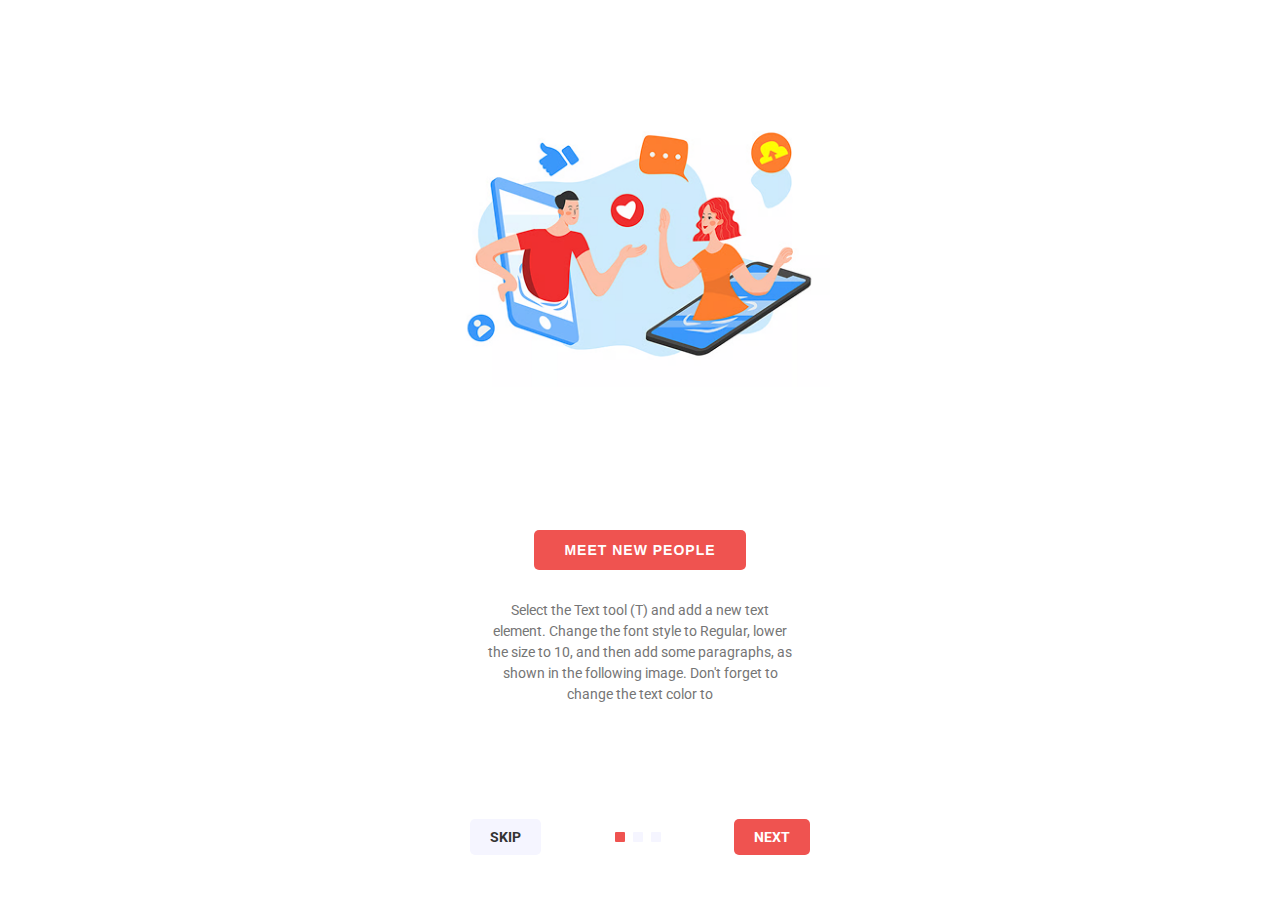
<file: kotyk faded !!!!/index.html>
<!DOCTYPE html>
<html lang="uk">

<head>
    <meta charset="UTF-8">
    <meta name="viewport" content="width=device-width, initial-scale=1.0">
    <title>Онбординг - Знайомства (1/3)</title>
    <link rel="stylesheet" href="style.css">
    <link href="https://fonts.googleapis.com/css2?family=Roboto:wght@400;700&display=swap" rel="stylesheet">
</head>

<body>
    <div class="onboarding-container">

        <div class="illustration-section">
            <img src="onboarding-illustration.png" alt="Ілюстрація: Зустрічайте нових людей онлайн"
                class="onboarding-image">
        </div>

        <div class="content-section">

            <div class="headline-container">
                <button class="headline-button">
                    МЕЕТ NEW PEOPLE
                </button>
            </div>

            <div class="description-text">
                <p>
                    Select the Text tool (T) and add a new text element. Change the font style to Regular, lower the
                    size to 10, and then add some paragraphs, as shown in the following image. Don't forget to change
                    the text color to
                </p>
            </div>

            <div class="navigation-footer">
                <a href="register.html" class="nav-button skip-button">SKIP</a>

                <div class="pagination-dots">
                    <span class="dot active"></span>
                    <span class="dot"></span>
                    <span class="dot"></span>
                </div>

                <a href="index2.html" class="nav-button next-button">NEXT</a>
            </div>

        </div>
    </div>
</body>

</html>
</file>
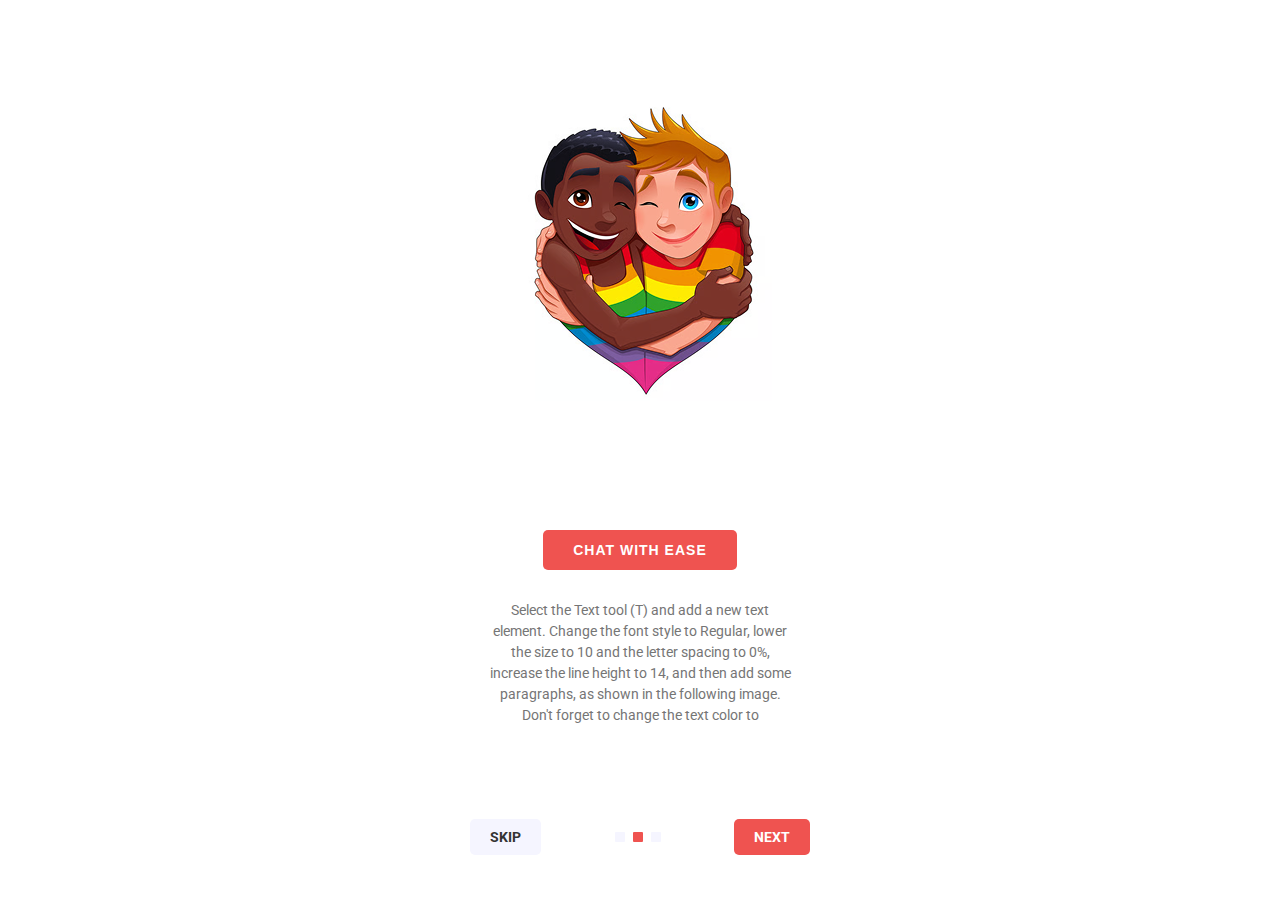
<file: kotyk faded !!!!/index2.html>
<!DOCTYPE html>
<html lang="uk">

<head>
    <meta charset="UTF-8">
    <meta name="viewport" content="width=device-width, initial-scale=1.0">
    <title>Онбординг - Чат (2/3)</title>
    <link rel="stylesheet" href="style.css">
    <link href="https://fonts.googleapis.com/css2?family=Roboto:wght@400;700&display=swap" rel="stylesheet">
</head>

<body>
    <div class="onboarding-container">

        <div class="illustration-section">
            <img src="chat-illustration.png" alt="Ілюстрація: Чат з легкістю" class="onboarding-image">
        </div>

        <div class="content-section">

            <div class="headline-container">
                <button class="headline-button">
                    CHAT WITH EASE
                </button>
            </div>

            <div class="description-text">
                <p>
                    Select the Text tool (T) and add a new text element. Change the font style to Regular, lower the
                    size to 10 and the letter spacing to 0%, increase the line height to 14, and then add some
                    paragraphs, as shown in the following image. Don't forget to change the text color to
                </p>
            </div>

            <div class="navigation-footer">
                <a href="register.html" class="nav-button skip-button">SKIP</a>

                <div class="pagination-dots">
                    <span class="dot"></span>
                    <span class="dot active"></span>
                    <span class="dot"></span>
                </div>

                <a href="index3.html" class="nav-button next-button">NEXT</a>
            </div>

        </div>
    </div>
</body>

</html>
</file>
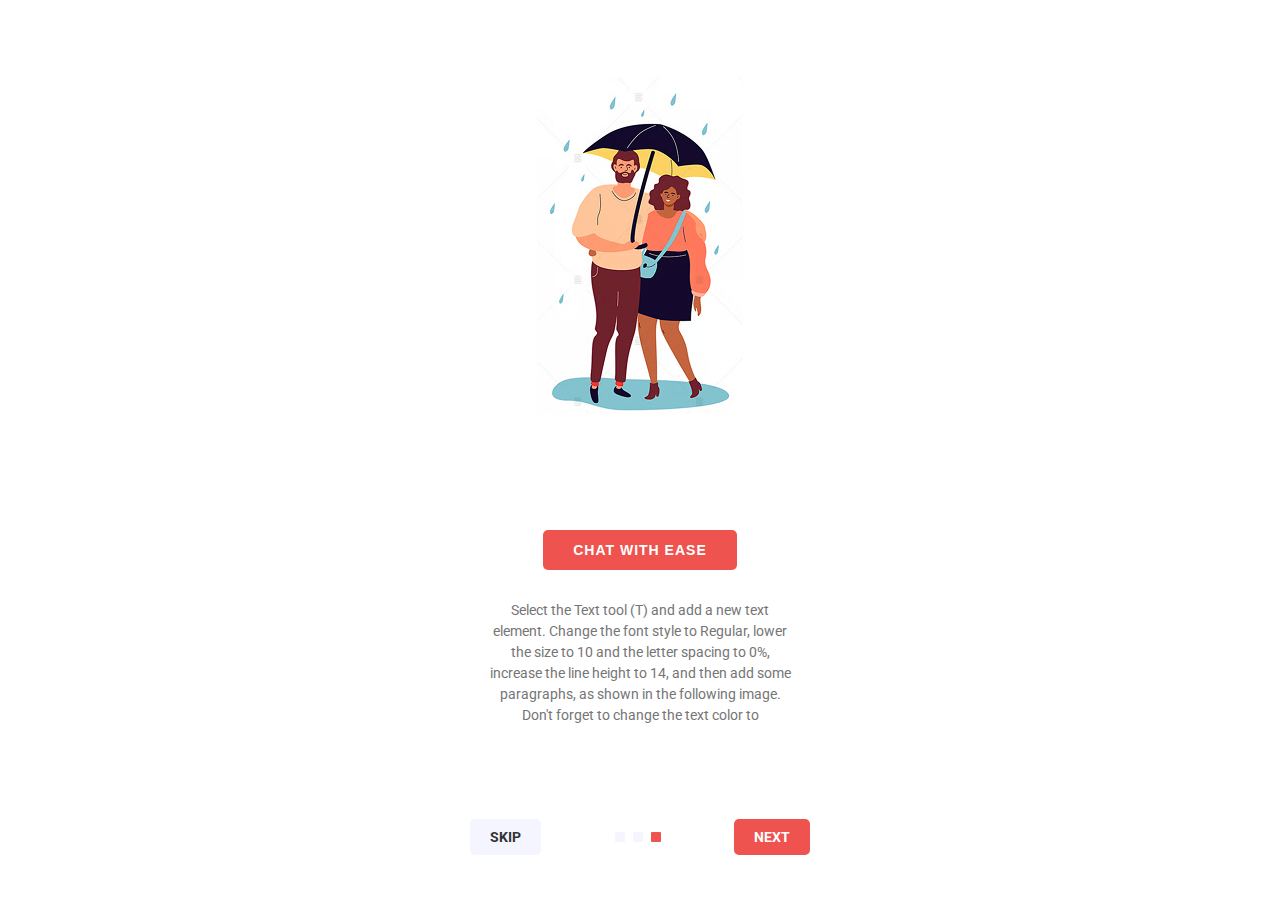
<file: kotyk faded !!!!/index3.html>
<!DOCTYPE html>
<html lang="uk">

<head>
    <meta charset="UTF-8">
    <meta name="viewport" content="width=device-width, initial-scale=1.0">
    <title>Онбординг - Знайомства (3/3)</title>
    <link rel="stylesheet" href="style.css">
    <link href="https://fonts.googleapis.com/css2?family=Roboto:wght@400;700&display=swap" rel="stylesheet">
</head>

<body>
    <div class="onboarding-container">

        <div class="illustration-section">
            <img src="date-illustration.png" alt="Ілюстрація: Побачення під парасолькою" class="onboarding-image">
        </div>

        <div class="content-section">

            <div class="headline-container">
                <button class="headline-button">
                    CHAT WITH EASE
                </button>
            </div>

            <div class="description-text">
                <p>
                    Select the Text tool (T) and add a new text element. Change the font style to Regular, lower the
                    size to 10 and the letter spacing to 0%, increase the line height to 14, and then add some
                    paragraphs, as shown in the following image. Don't forget to change the text color to
                </p>
            </div>

            <div class="navigation-footer">
                <a href="register.html" class="nav-button skip-button">SKIP</a>

                <div class="pagination-dots">
                    <span class="dot"></span>
                    <span class="dot"></span>
                    <span class="dot active"></span>
                </div>

                <a href="register.html" class="nav-button next-button">NEXT</a>
            </div>

        </div>
    </div>
</body>

</html>
</file>
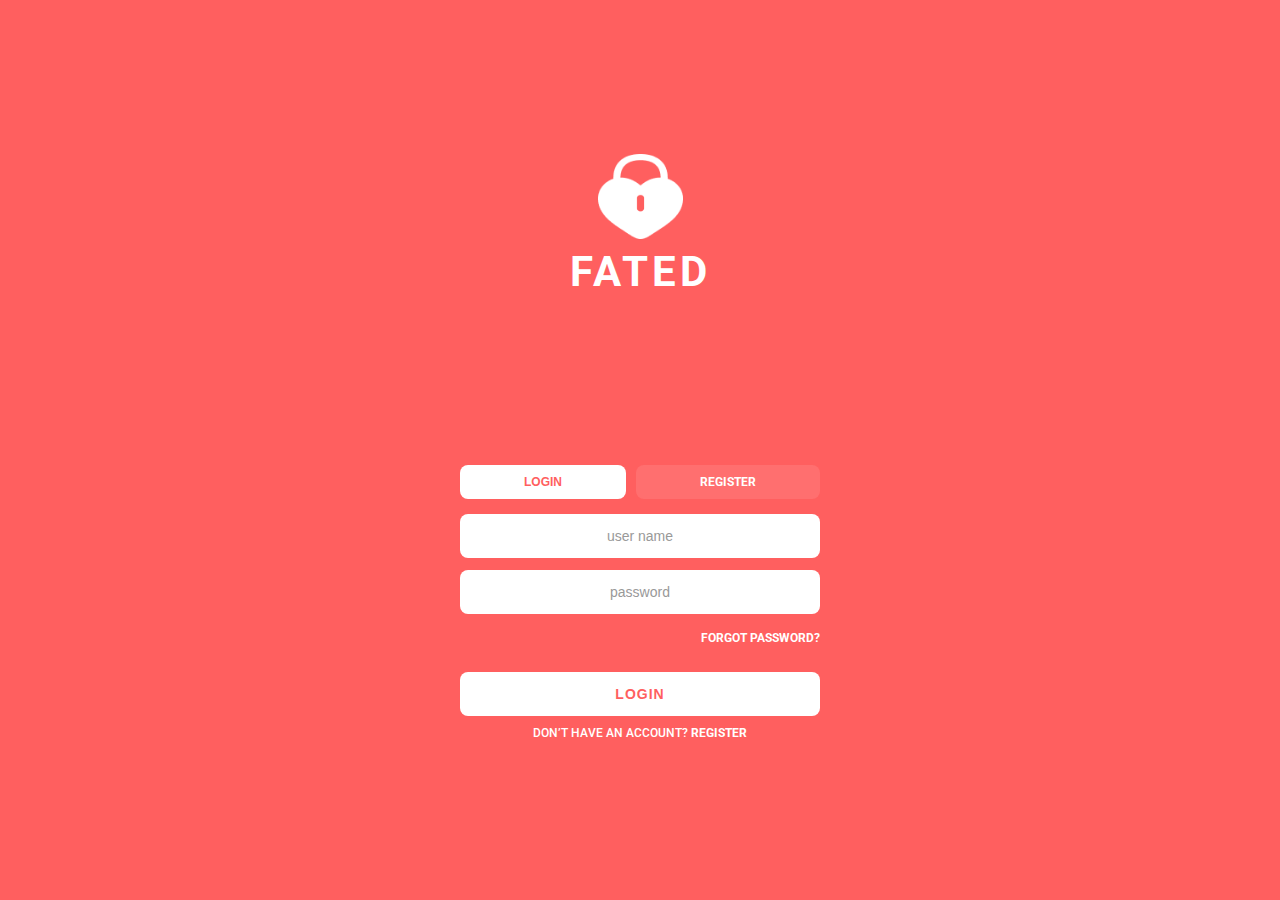
<file: kotyk faded !!!!/login.html>
<!DOCTYPE html>
<html lang="uk">

<head>
    <meta charset="UTF-8">
    <meta name="viewport" content="width=device-width, initial-scale=1.0">
    <title>Вхід — FATED</title>

    <link rel="stylesheet" href="auth.css">

    <link href="https://fonts.googleapis.com/css2?family=Roboto:wght@400;700&display=swap" rel="stylesheet">
</head>

<body>
    <div class="auth-container">

        <div class="header">
            <img src="lock-heart.png" alt="Замок у формі серця" class="lock-icon">
            <div class="logo-text">FATED</div>
        </div>

        <div class="auth-content">
            <div class="tab-switcher">
                <button type="button" class="tab-button active">LOGIN</button>
                <a href="register.html" class="tab-button">REGISTER</a>
            </div>

            <form class="form-group" action="#" method="post">
                <input type="text" class="text-input" placeholder="user name" required>
                <input type="password" class="text-input" placeholder="password" required>

                <a href="#" class="forgot-password">FORGOT PASSWORD?</a>

                <button type="submit" class="main-form-button login-button">LOGIN</button>
            </form>

            <p class="already-account">
                DON’T HAVE AN ACCOUNT? <a href="register.html">REGISTER</a>
            </p>
        </div>
    </div>
</body>

</html>
</file>
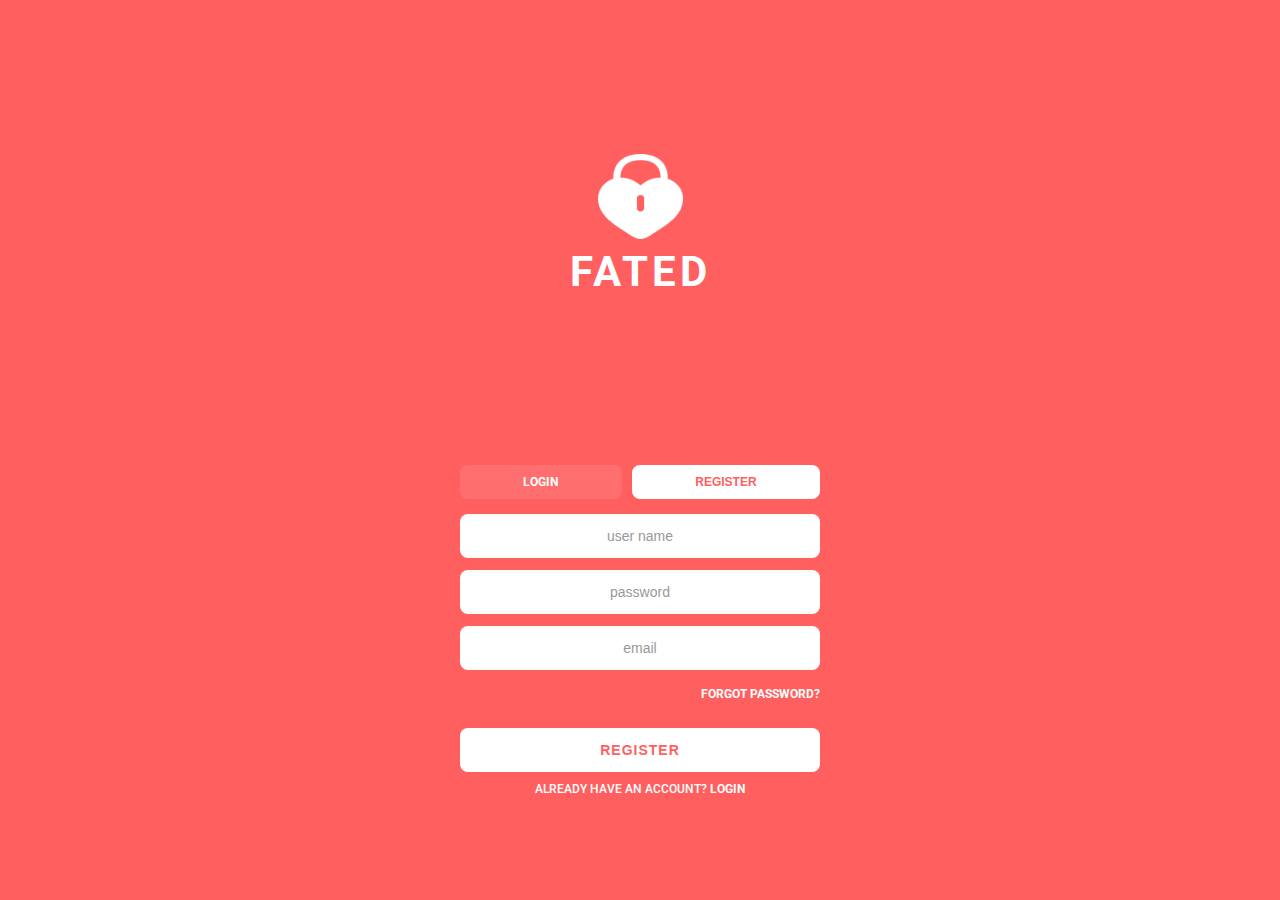
<file: kotyk faded !!!!/register.html>
<!DOCTYPE html>
<html lang="uk">

<head>
    <meta charset="UTF-8">
    <meta name="viewport" content="width=device-width, initial-scale=1.0">
    <title>Реєстрація — FATED</title>

    <link rel="stylesheet" href="auth.css">

    <link href="https://fonts.googleapis.com/css2?family=Roboto:wght@400;700&display=swap" rel="stylesheet">
</head>

<body>
    <div class="auth-container">

        <div class="header">
            <img src="lock-heart.png" alt="Замок у формі серця" class="lock-icon">
            <div class="logo-text">FATED</div>
        </div>

        <div class="auth-content">
            <div class="tab-switcher">
                <a href="login.html" class="tab-button">LOGIN</a>
                <button type="button" class="tab-button active">REGISTER</button>
            </div>

            <form class="form-group" action="#" method="post">
                <input type="text" class="text-input" placeholder="user name" required>
                <input type="password" class="text-input" placeholder="password" required>
                <input type="email" class="text-input" placeholder="email" required>

                <a href="#" class="forgot-password">FORGOT PASSWORD?</a>

                <button type="submit" class="main-form-button register-button">REGISTER</button>
            </form>

            <p class="already-account">
                ALREADY HAVE AN ACCOUNT? <a href="login.html">LOGIN</a>
            </p>
        </div>
    </div>
</body>

</html>
</file>
<file: kotyk faded !!!!/style.css>
/* Загальні стилі та скидання */
body {
    font-family: 'Roboto', sans-serif;
    margin: 0;
    padding: 0;
    /* Використовуємо Flexbox для центрування контейнера по центру екрана */
    display: flex;
    justify-content: center;
    align-items: center;
    min-height: 100vh;
    background-color: #ffffff;
}

/* Контейнер, що імітує екран мобільного пристрою */
.onboarding-container {
    width: 100%;
    max-width: 420px;
    height: 100vh;
    display: flex;
    flex-direction: column;
    background-color: #ffffff;
    /* ЗМІНА: Повністю видаляємо тінь */
    box-shadow: none;
}

/* Секція ілюстрації */
.illustration-section {
    display: flex;
    justify-content: center;
    align-items: center;
    padding: 20px;
    height: 50vh;
    max-height: 50%;
    overflow: hidden;
}

.onboarding-image {
    max-width: 100%;
    max-height: 100%;
    height: auto;
    object-fit: contain;
}

/* Секція контенту */
.content-section {
    display: flex;
    flex-direction: column;
    padding: 20px;
    padding-top: 0;
    align-items: center;
    text-align: center;
    flex-grow: 1;
    justify-content: space-between;
    box-sizing: border-box;
}

/* Заголовок-кнопка */
.headline-container {
    margin-top: 40px;
    margin-bottom: 30px;
    width: 100%;
}

.headline-button {
    background-color: #EF5350;
    color: #ffffff;
    border: none;
    border-radius: 5px;
    padding: 12px 30px;
    font-size: 14px;
    font-weight: 700;
    letter-spacing: 1px;
    cursor: pointer;
    text-transform: uppercase;
    box-shadow: none;
    transition: background-color 0.3s;
}

.headline-button:hover {
    background-color: #d32f2f;
}

/* Опис */
.description-text {
    max-width: 350px;
    flex-shrink: 0;
    margin-bottom: auto;
}

.description-text p {
    font-size: 14px;
    color: #757575;
    line-height: 1.5;
    padding: 0 20px;
    margin: 0;
}

/* Навігаційний футер (Skip, Dots, Next) */
.navigation-footer {
    display: flex;
    justify-content: space-between;
    align-items: center;
    width: 100%;
    padding: 15px 20px;
    box-sizing: border-box;
    margin-top: auto;
    padding-bottom: 25px;
}

/* Спільні стилі для кнопок "SKIP" та "NEXT" (тепер посилання <a>) */
.nav-button {
    border: none;
    font-size: 14px;
    font-weight: 700;
    cursor: pointer;
    text-transform: uppercase;
    transition: opacity 0.3s;
    border-radius: 5px;
    box-shadow: none;
    padding: 10px 20px;
    text-decoration: none;
    flex-shrink: 0;
}

.nav-button:hover {
    opacity: 0.8;
}

/* Специфічні стилі для кнопки "SKIP" */
.skip-button {
    background-color: #F5F5FF;
    color: #333;
}

/* Специфічні стилі для кнопки "NEXT" */
.next-button {
    background-color: #EF5350;
    color: #ffffff;
}

/* Індикатори пагінації (точки) */
.pagination-dots {
    display: flex;
    gap: 8px;
    flex-shrink: 0;
}

.dot {
    display: block;
    width: 10px;
    height: 10px;
    border-radius: 1px;
    background-color: #F5F5FF;
    transition: background-color 0.3s;
}

.dot.active {
    width: 10px;
    height: 10px;
    border-radius: 1px;
    background-color: #EF5350;
}

/* --- АДАПТИВНІСТЬ: МЕДІА-ЗАПИТИ --- */

/* Налаштування для дуже маленьких екранів (наприклад, iPhone 5/SE, старі Android) */
@media (max-height: 600px) {
    .illustration-section {
        height: 40vh;
        max-height: 40%;
    }

    .headline-container {
        margin-top: 20px;
        margin-bottom: 15px;
    }

    .description-text p {
        font-size: 13px;
        line-height: 1.4;
    }

    .navigation-footer {
        padding: 10px 20px;
    }
}

/* Налаштування для дуже вузьких екранів (менше 350px) */
@media (max-width: 350px) {
    .nav-button {
        padding: 8px 15px;
        font-size: 13px;
    }

    .description-text p {
        padding: 0 5px;
    }
}
</file>
<file: kotyk faded !!!!/auth.css>
/* auth.css - ОНОВЛЕНА ВЕРСІЯ */
/* Загальні стилі */
body {
    font-family: 'Roboto', sans-serif;
    margin: 0;
    padding: 0;
    display: flex;
    justify-content: center;
    align-items: center;

    /* Видаляємо min-height, оскільки h-screen задано в контейнері */
    min-height: 100%;
    background-color: #FF5F5F;
    color: #ffffff;
    width: 100%;
}

/* Контейнер */
.auth-container {
    width: 100%;
    max-width: 420px;
    /* Встановлюємо повну висоту екрана для flex-контейнера */
    height: 100%;
    display: flex;
    flex-direction: column;

    padding: 0 30%;
    box-sizing: border-box;
    text-align: center;
    background-color: transparent;
    box-shadow: none;
    border-radius: 0;
    /* Видалено justify-content: flex-start; для кращого контролю */
}

/* Блок 1 — верхній (лого) */
.header {
    /* ФІКС: Гарантуємо 50% висоти екрана */
    height: 50%;
    flex-grow: 0;
    display: flex;
    flex-direction: column;
    justify-content: center;
    align-items: center;
    padding-bottom: 0;
    flex-shrink: 0;
}

/* Іконка (ЗБІЛЬШЕННЯ) */
.lock-icon {
    /* Збільшено з 15vw/75px до 18vw/85px */
    width: 18vw;
    max-width: 85px;
    height: auto;
    /* Зменшено відступ */
    margin-bottom: 8px;
    align-self: center;
}

/* Назва (ЗБІЛЬШЕННЯ) */
.logo-text {
    /* Збільшено з 38px до 42px */
    font-size: 42px;
    font-weight: 700;
    letter-spacing: 4px;
    text-transform: uppercase;
    color: #ffffff;
}

/* Блок 2 — контент */
.auth-content {
    /* ФІКС: Гарантуємо 50% висоти екрана */
    height: 50vh;
    flex-grow: 0;
    /* Не дозволяємо йому рости, оскільки висота фіксована */
    display: flex;
    flex-direction: column;
    /* Починаємо контент згори, щоб вмістити його */
    justify-content: flex-start;
    padding-top: 15px;
    /* Невеликий відступ від верхнього блоку */
}

/* Перемикач вкладок */
.tab-switcher {
    display: flex;
    justify-content: space-between;
    /* Зменшено gap */
    gap: 10px;
    /* Зменшено margin */
    margin-bottom: 15px;
    flex-shrink: 0;
}

/* Кнопки перемикача (ЗМЕНШЕННЯ ТЕКСТУ) */
.tab-button {
    flex-grow: 1;
    text-decoration: none;
    background-color: rgba(255, 255, 255, 0.1);
    border: none;
    color: #ffffff;
    /* Зменшено padding та font-size */
    padding: 10px 0;
    font-size: 12px;
    font-weight: 700;
    border-radius: 8px;
    cursor: pointer;
    transition: background-color 0.2s;
    text-transform: uppercase;
    box-shadow: none;
}

.tab-button:focus {
    outline: 2px solid #ffffff;
    outline-offset: 2px;
}

.tab-button.active {
    background-color: #ffffff;
    color: #FF5F5F;
}

/* Форма */
.form-group {
    display: flex;
    flex-direction: column;
    /* Зменшено gap для компактності (особливо для 3 полів на register) */
    gap: 12px;
    margin-top: 0;
    width: 100%;
    flex-shrink: 0;
    /* Видалено flex-grow: 1, щоб форма не розтягувалася */
    justify-content: flex-start;
}

/* Поля вводу (ЗМЕНШЕННЯ) */
.text-input {
    width: 100%;
    /* Зменшено padding */
    padding: 14px 20px;
    border: none;
    border-radius: 8px;
    /* Зменшено font-size */
    font-size: 14px;
    box-sizing: border-box;
    outline: none;
    color: #32323C;
    font-weight: 500;
    box-shadow: none;
    text-align: center;
}

/* FIX → виправлено підтримку плейсхолдерів для всіх браузерів */
.text-input::placeholder {
    color: #999999;
    text-transform: lowercase;
    text-align: center;
}

.text-input::-ms-input-placeholder {
    text-align: center;
}

.text-input::-webkit-input-placeholder {
    text-align: center;
}

/* Посилання "Forgot password" (ЗМЕНШЕННЯ) */
.forgot-password {
    color: #ffffff;
    /* Зменшено font-size */
    font-size: 12px;
    font-weight: 700;
    text-decoration: none;
    align-self: flex-end;
    margin-bottom: 0;
    text-transform: uppercase;
    flex-shrink: 0;
    margin-top: 5px;
}

.forgot-password:hover {
    text-decoration: underline;
}

/* Кнопки (ЗМЕНШЕННЯ) */
.main-form-button {
    width: 100%;
    /* Зменшено padding */
    padding: 14px 0;
    border: none;
    border-radius: 8px;
    /* Зменшено font-size */
    font-size: 14px;
    font-weight: 700;
    cursor: pointer;
    text-transform: uppercase;
    transition: background-color 0.3s, opacity 0.3s;
    box-shadow: none;
    letter-spacing: 1px;
    /* Зменшено margin-top */
    margin-top: 15px;
}

.main-form-button:hover {
    opacity: 0.9;
}

.login-button,
.register-button {
    background-color: #ffffff;
    color: #FF5F5F;
    margin-top: 15px;
}

/* Посилання "Already have an account" (ЗМЕНШЕННЯ) */
.already-account {
    /* Зменшено font-size */
    font-size: 12px;
    font-weight: 500;
    /* Зменшено margin-top та padding-bottom */
    margin-top: 10px;
    padding-bottom: 5px;
    flex-shrink: 0;
    margin-bottom: 0;
}

.already-account a {
    color: #ffffff;
    font-weight: 700;
    text-decoration: none;
}

.already-account a:hover {
    text-decoration: underline;
}

/* Адаптивність */
@media (min-width: 280px) {
    body {
        align-items: center;
        justify-content: center;
    }

    .auth-container {
        /* Встановлюємо повну висоту для десктопу/планшету */
        min-height: 100vh;
        max-height: 100vh;
        height: 100vh;
        width: 100%;
        max-width: 420px;
        padding: 0 30px;
    }

    .header {
        /* ФІКС: Гарантуємо 50% висоти екрана */
        height: 50vh;
    }
}
</file>
